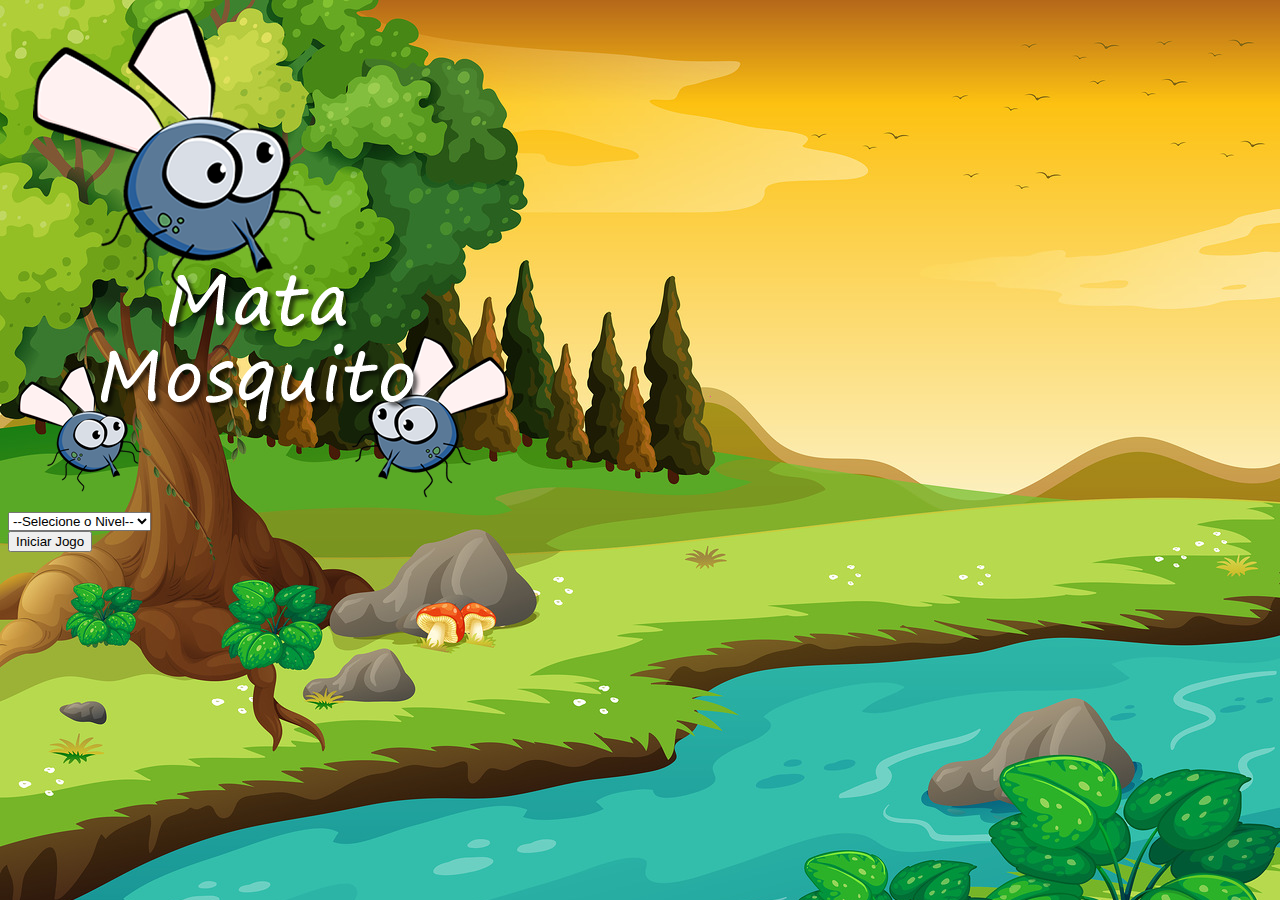
<file: index.html>
<!DOCTYPE html>
<html>
	<head>
		<meta charset="utf-8">
		<meta name="viewport" content="width=device-width, initial-scale=1">
		<title></title>
		<link href="https://cdn.jsdelivr.net/npm/bootstrap@5.2.1/dist/css/bootstrap.min.css" rel="stylesheet" integrity="sha384-iYQeCzEYFbKjA/T2uDLTpkwGzCiq6soy8tYaI1GyVh/UjpbCx/TYkiZhlZB6+fzT" crossorigin="anonymous">

		<link rel="stylesheet" type="text/css" href="estilo.css" />

		<script>
			function iniciarJogo() {
				var nivel = document.getElementById('nivel').value

				if (nivel === '') {
					alert('Selecione um nível para iniciar o jogo')
					return false
				}
				window.location.href = "app.html?" + nivel //definindo a pagina direcionada com o nivel de dificuldade
			}
			
		</script>
		
	</head>
	<body>

		<div class="container">
			<div class="row">
				<div class="col">
					<div class="d-flex justify-content-center">
						<img src="imagens/game.png">
					</div>
				</div>
			</div>

			<div class="row">
				<div class="col">
					<div class="d-flex justify-content-center">
						<div class="mb-2">
							<select class="form-control" id="nivel">
							<option value="">--Selecione o Nivel--</option>
							<option value="normal">Normal</option>
							<option value="dificil">Difícil</option>
							<option value="chucknorris">Chuck Norris</option>
						</select>
						</div>
					</div>
				</div>
			</div>

			<div class="row">
				<div class="col">
					<div class="d-flex justify-content-center">
						<button type="button" class="btn btn-danger btn-lg" onclick="iniciarJogo()">Iniciar Jogo</button>
					</div>
				</div>
			</div>
		</div>

	</body>
</html>
</file>
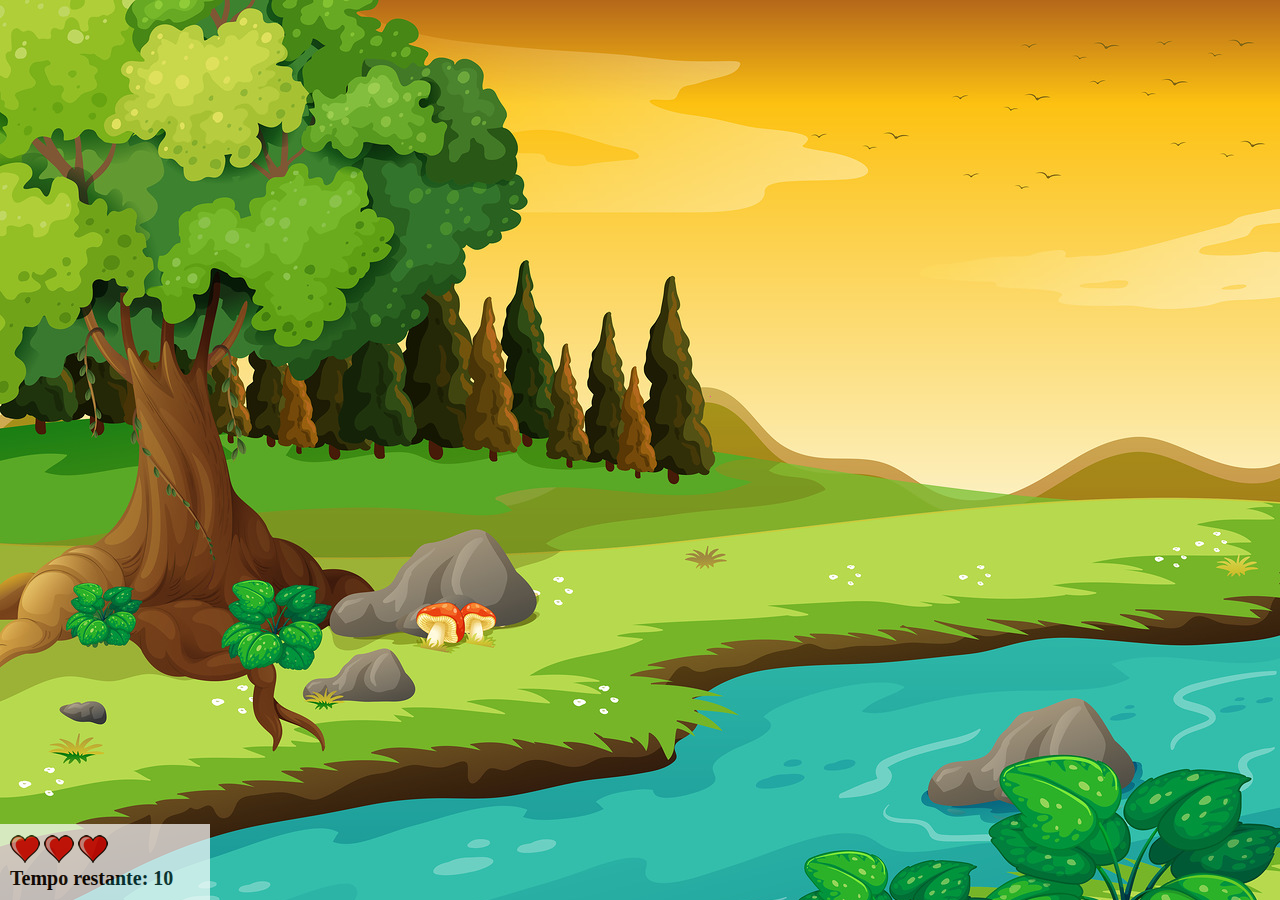
<file: app.html>
<!DOCTYPE html>
<html>
	<head>
		<meta charset="utf-8">
		<meta name="viewport" content="width=device-width, initial-scale=1">
		<title></title>
		<link rel="stylesheet" type="text/css" href="estilo.css" />
		<script src="jogo.js"></script>
	</head>
	<body onresize = "tamanhoPalco()">

		<div class="painel">
			<div class="vidas">
				<img id="vida1" src="imagens/coracao_cheio.png">
				<img id="vida2" src="imagens/coracao_cheio.png">
				<img id="vida3" src="imagens/coracao_cheio.png">
			</div>
			<div class="tempo">
				Tempo restante: <span id="cronometro"></span>
			</div>
		</div>

		<script>

			document.getElementById('cronometro').innerHTML = tempo

			var criaMosquito = setInterval(function(){
				posicaoMosquito()
			}, criaTempo)

	    </script>

	</body>
</html>
</file>
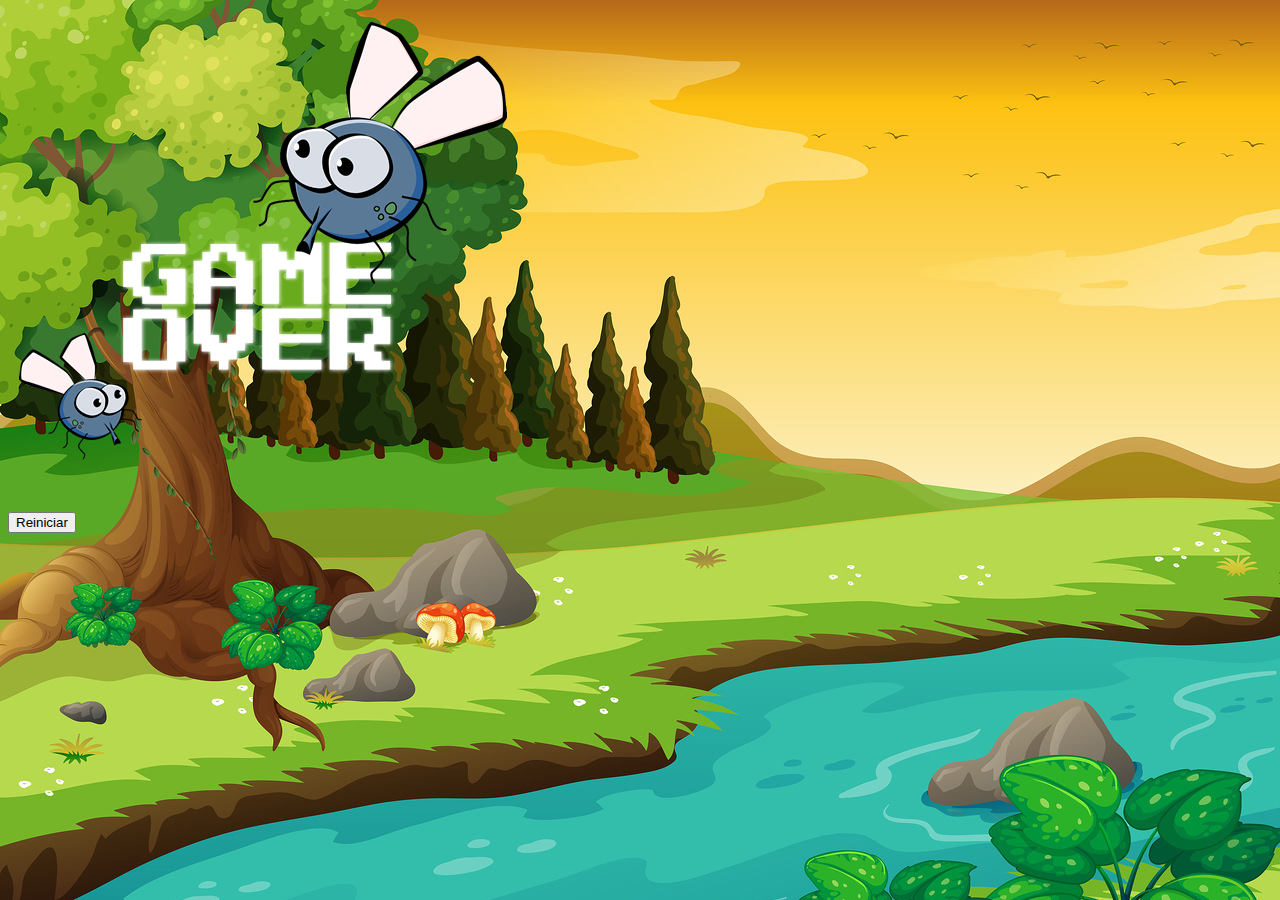
<file: fim_de_jogo.html>
<!DOCTYPE html>
<html>
	<head>
		<meta charset="utf-8">
		<meta name="viewport" content="width=device-width, initial-scale=1">
		<title></title>
		<link href="https://cdn.jsdelivr.net/npm/bootstrap@5.2.1/dist/css/bootstrap.min.css" rel="stylesheet" integrity="sha384-iYQeCzEYFbKjA/T2uDLTpkwGzCiq6soy8tYaI1GyVh/UjpbCx/TYkiZhlZB6+fzT" crossorigin="anonymous">

		<link rel="stylesheet" type="text/css" href="estilo.css" />
		
	</head>
	<body>

		<div class="container">
			<div class="row">
				<div class="col">
					<div class="d-flex justify-content-center">
						<img src="imagens/game_over.png">
					</div>
				</div>
			</div>

			<div class="row">
				<div class="col">
					<div class="d-flex justify-content-center">
						<button type="button" class="btn btn-dark btn-lg" onclick="window.location.href = 'index.html'">Reiniciar</button>
					</div>
				</div>
			</div>
		</div>

	</body>
</html>
</file>
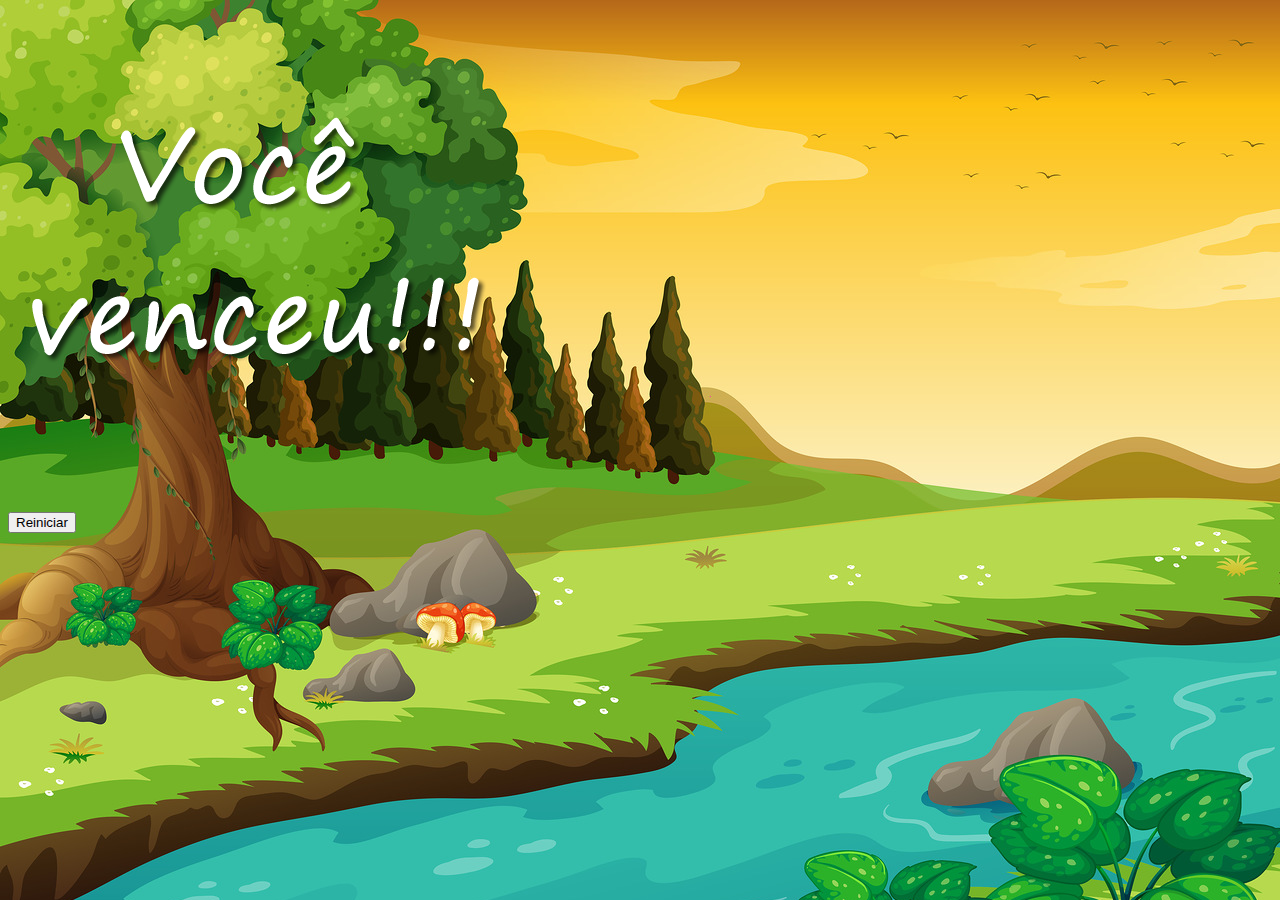
<file: vitoria.html>
<!DOCTYPE html>
<html>
	<head>
		<meta charset="utf-8">
		<meta name="viewport" content="width=device-width, initial-scale=1">
		<title></title>
		<link href="https://cdn.jsdelivr.net/npm/bootstrap@5.2.1/dist/css/bootstrap.min.css" rel="stylesheet" integrity="sha384-iYQeCzEYFbKjA/T2uDLTpkwGzCiq6soy8tYaI1GyVh/UjpbCx/TYkiZhlZB6+fzT" crossorigin="anonymous">

		<link rel="stylesheet" type="text/css" href="estilo.css" />
		
	</head>
	<body>

		<div class="container">
			<div class="row">
				<div class="col">
					<div class="d-flex justify-content-center">
						<img src="imagens/vitoria.png">
					</div>
				</div>
			</div>

			<div class="row">
				<div class="col">
					<div class="d-flex justify-content-center">
						<button type="button" class="btn btn-dark btn-lg" onclick="window.location.href = 'index.html'">Reiniciar</button>
					</div>
				</div>
			</div>
		</div>

	</body>
</html>
</file>
<file: estilo.css>
html {
	cursor: url(imagens/mata_mosca.png) 30 30, auto; /*definindo o cursor do mouse para o mata mosquito*/
}

body{
    background-image: url(imagens/bg.jpg);
    background-repeat: no-repeat;
    background-size: 100%;
}
/*definindo tamanhos diferentes para o mosquito*/

.mosquito1 {
	width: 50px;
	height: 50px;
}

.mosquito2 {
	width: 70px;
	height: 70px;
}

.mosquito3 {
	width: 90px;
	height: 90px;
}

.ladoA {
	transform: scaleX(1); /*definindo o lado original do mosquito*/
}

.ladoB {
	transform: scaleX(-1); /*definindo o lado oposto do mosquito*/
}

.painel { /*estilizando o painel*/
	position: absolute;
	width: 190px;
	padding: 10px;
	left: 0px;
	bottom: 0px;
	border-top: solid 1px #fff;
	background-color: #fff;
	opacity: 0.7;
}

.vidas {
	float: left;
}

.tempo {
	float: left;
	font-size: 20px;
	font-weight: bold;
}
</file>
